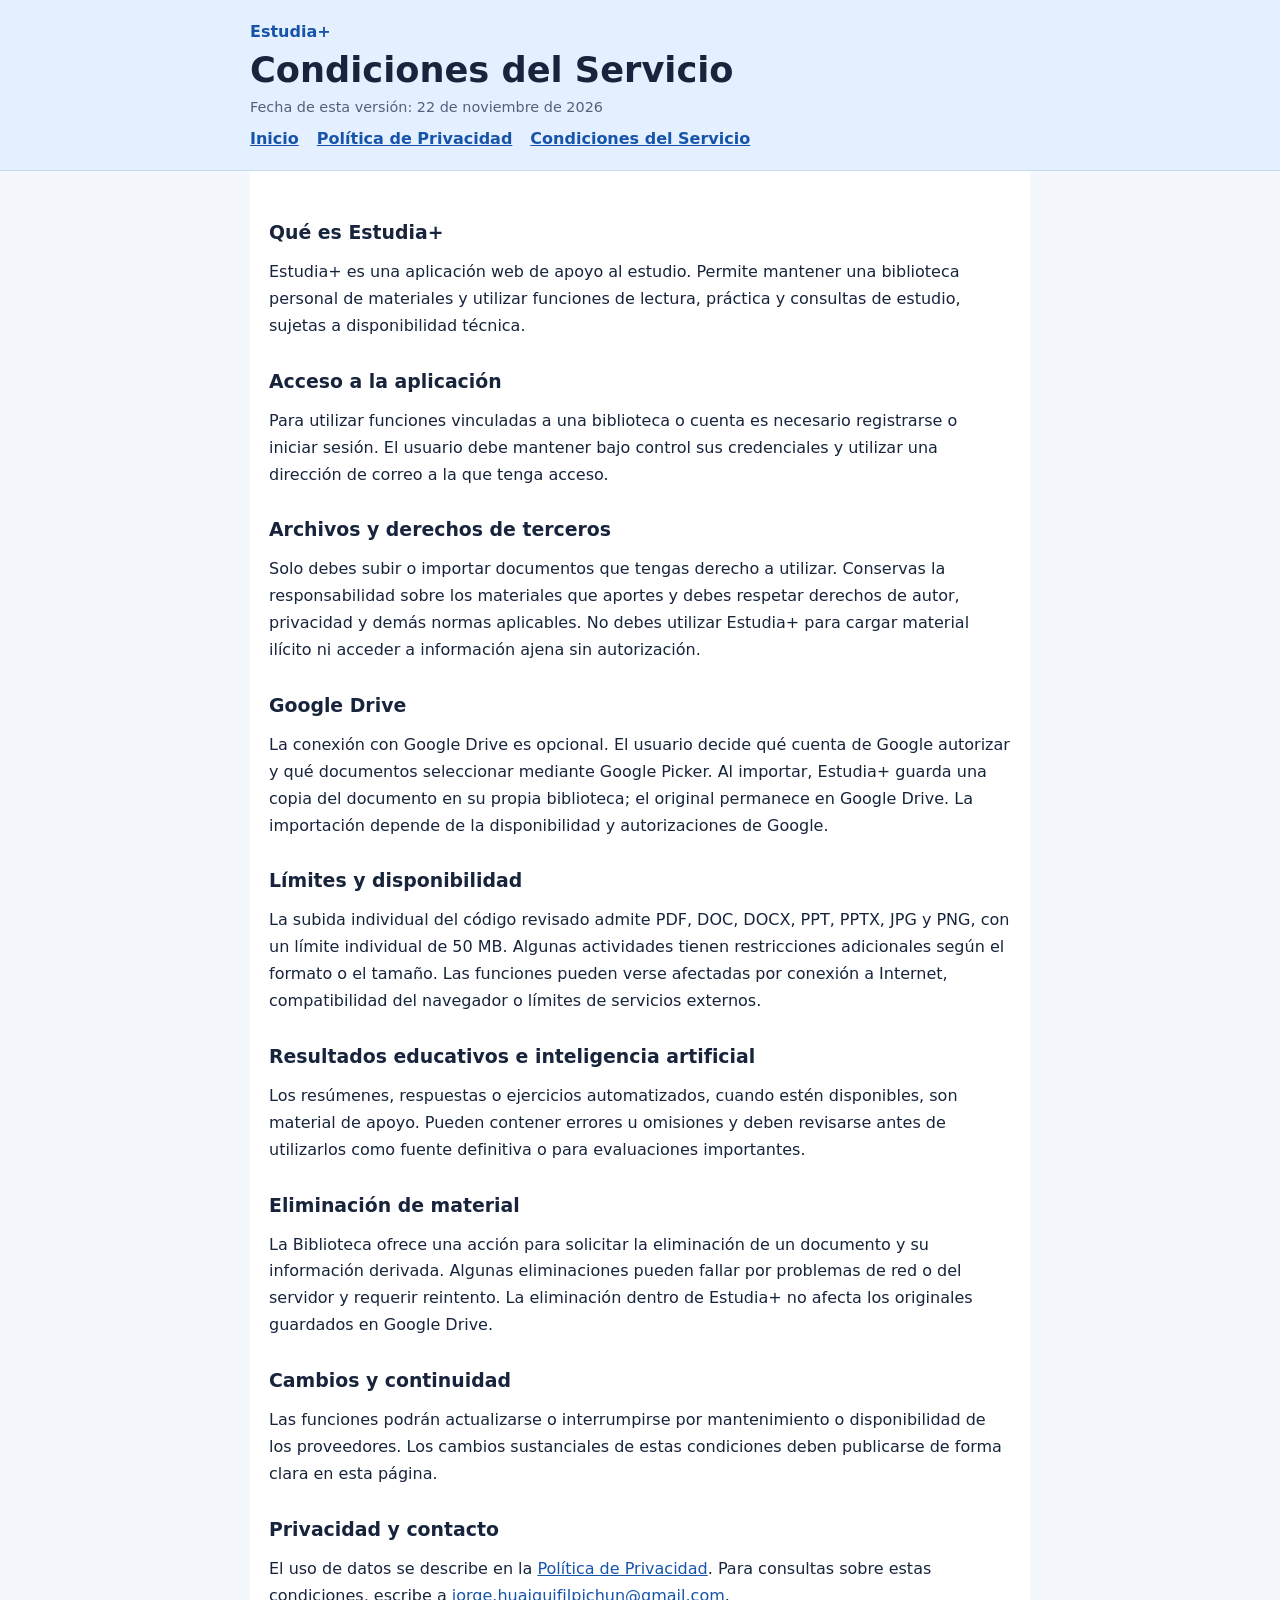
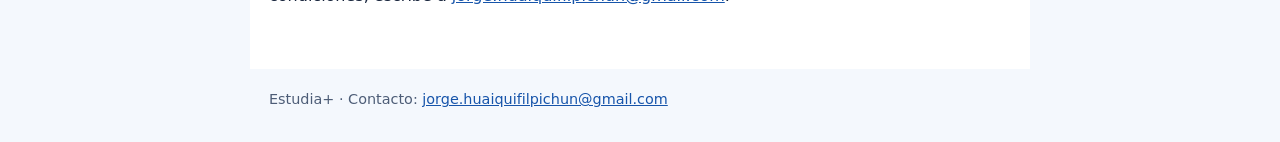
<file: condiciones.html>
<!doctype html>
<html lang="es"><head><meta charset="utf-8"><meta name="viewport" content="width=device-width,initial-scale=1"><meta name="robots" content="index,follow"><meta name="description" content="Condiciones del Servicio de Estudia+"><title>Condiciones del Servicio | Estudia+</title><style>
:root{font-family:system-ui,-apple-system,Segoe UI,Roboto,sans-serif;color:#17243c;background:#f4f8fd}*{box-sizing:border-box}body{margin:0}header{background:#e4efff;border-bottom:1px solid #c9daef;padding:22px 18px}header .wrap,main,footer{max-width:780px;margin:auto}h1{font-size:clamp(1.6rem,5vw,2.2rem);line-height:1.2;margin:8px 0}h2{font-size:1.18rem;margin:30px 0 8px}p,li{line-height:1.68}main{padding:20px 19px 44px;background:white;min-height:70vh}a{color:#1654aa}footer{padding:22px 19px 35px;color:#4d5d77;font-size:.9rem}.brand{font-weight:800;color:#1654aa;text-decoration:none}.date{color:#52627b;font-size:.9rem}nav{display:flex;gap:18px;flex-wrap:wrap;margin-top:14px}nav a{font-weight:600}ul{padding-left:23px}</style></head>
<body><header><div class="wrap"><a class="brand" href="https://jorgehuaiquifilpichun-oss.github.io/estudia-mas-pruebas/">Estudia+</a><h1>Condiciones del Servicio</h1><div class="date">Fecha de esta versión: 22 de noviembre de 2026</div><nav aria-label="Documentos"><a href="https://jorgehuaiquifilpichun-oss.github.io/estudia-mas-pruebas/">Inicio</a><a href="privacidad.html">Política de Privacidad</a><a href="condiciones.html">Condiciones del Servicio</a></nav></div></header><main><section><h2>Qué es Estudia+</h2>
<p>Estudia+ es una aplicación web de apoyo al estudio. Permite mantener una biblioteca personal de materiales y utilizar funciones de lectura, práctica y consultas de estudio, sujetas a disponibilidad técnica.</p></section>
<section><h2>Acceso a la aplicación</h2>
<p>Para utilizar funciones vinculadas a una biblioteca o cuenta es necesario registrarse o iniciar sesión. El usuario debe mantener bajo control sus credenciales y utilizar una dirección de correo a la que tenga acceso.</p></section>
<section><h2>Archivos y derechos de terceros</h2>
<p>Solo debes subir o importar documentos que tengas derecho a utilizar. Conservas la responsabilidad sobre los materiales que aportes y debes respetar derechos de autor, privacidad y demás normas aplicables. No debes utilizar Estudia+ para cargar material ilícito ni acceder a información ajena sin autorización.</p></section>
<section><h2>Google Drive</h2>
<p>La conexión con Google Drive es opcional. El usuario decide qué cuenta de Google autorizar y qué documentos seleccionar mediante Google Picker. Al importar, Estudia+ guarda una copia del documento en su propia biblioteca; el original permanece en Google Drive. La importación depende de la disponibilidad y autorizaciones de Google.</p></section>
<section><h2>Límites y disponibilidad</h2>
<p>La subida individual del código revisado admite PDF, DOC, DOCX, PPT, PPTX, JPG y PNG, con un límite individual de 50 MB. Algunas actividades tienen restricciones adicionales según el formato o el tamaño. Las funciones pueden verse afectadas por conexión a Internet, compatibilidad del navegador o límites de servicios externos.</p></section>
<section><h2>Resultados educativos e inteligencia artificial</h2>
<p>Los resúmenes, respuestas o ejercicios automatizados, cuando estén disponibles, son material de apoyo. Pueden contener errores u omisiones y deben revisarse antes de utilizarlos como fuente definitiva o para evaluaciones importantes.</p></section>
<section><h2>Eliminación de material</h2>
<p>La Biblioteca ofrece una acción para solicitar la eliminación de un documento y su información derivada. Algunas eliminaciones pueden fallar por problemas de red o del servidor y requerir reintento. La eliminación dentro de Estudia+ no afecta los originales guardados en Google Drive.</p></section>
<section><h2>Cambios y continuidad</h2>
<p>Las funciones podrán actualizarse o interrumpirse por mantenimiento o disponibilidad de los proveedores. Los cambios sustanciales de estas condiciones deben publicarse de forma clara en esta página.</p></section>
<section><h2>Privacidad y contacto</h2>
<p>El uso de datos se describe en la <a href="privacidad.html">Política de Privacidad</a>. Para consultas sobre estas condiciones, escribe a <a href="mailto:jorge.huaiquifilpichun@gmail.com">jorge.huaiquifilpichun@gmail.com</a>.</p></section></main><footer>Estudia+ · Contacto: <a href="mailto:jorge.huaiquifilpichun@gmail.com">jorge.huaiquifilpichun@gmail.com</a></footer></body></html>
</file>
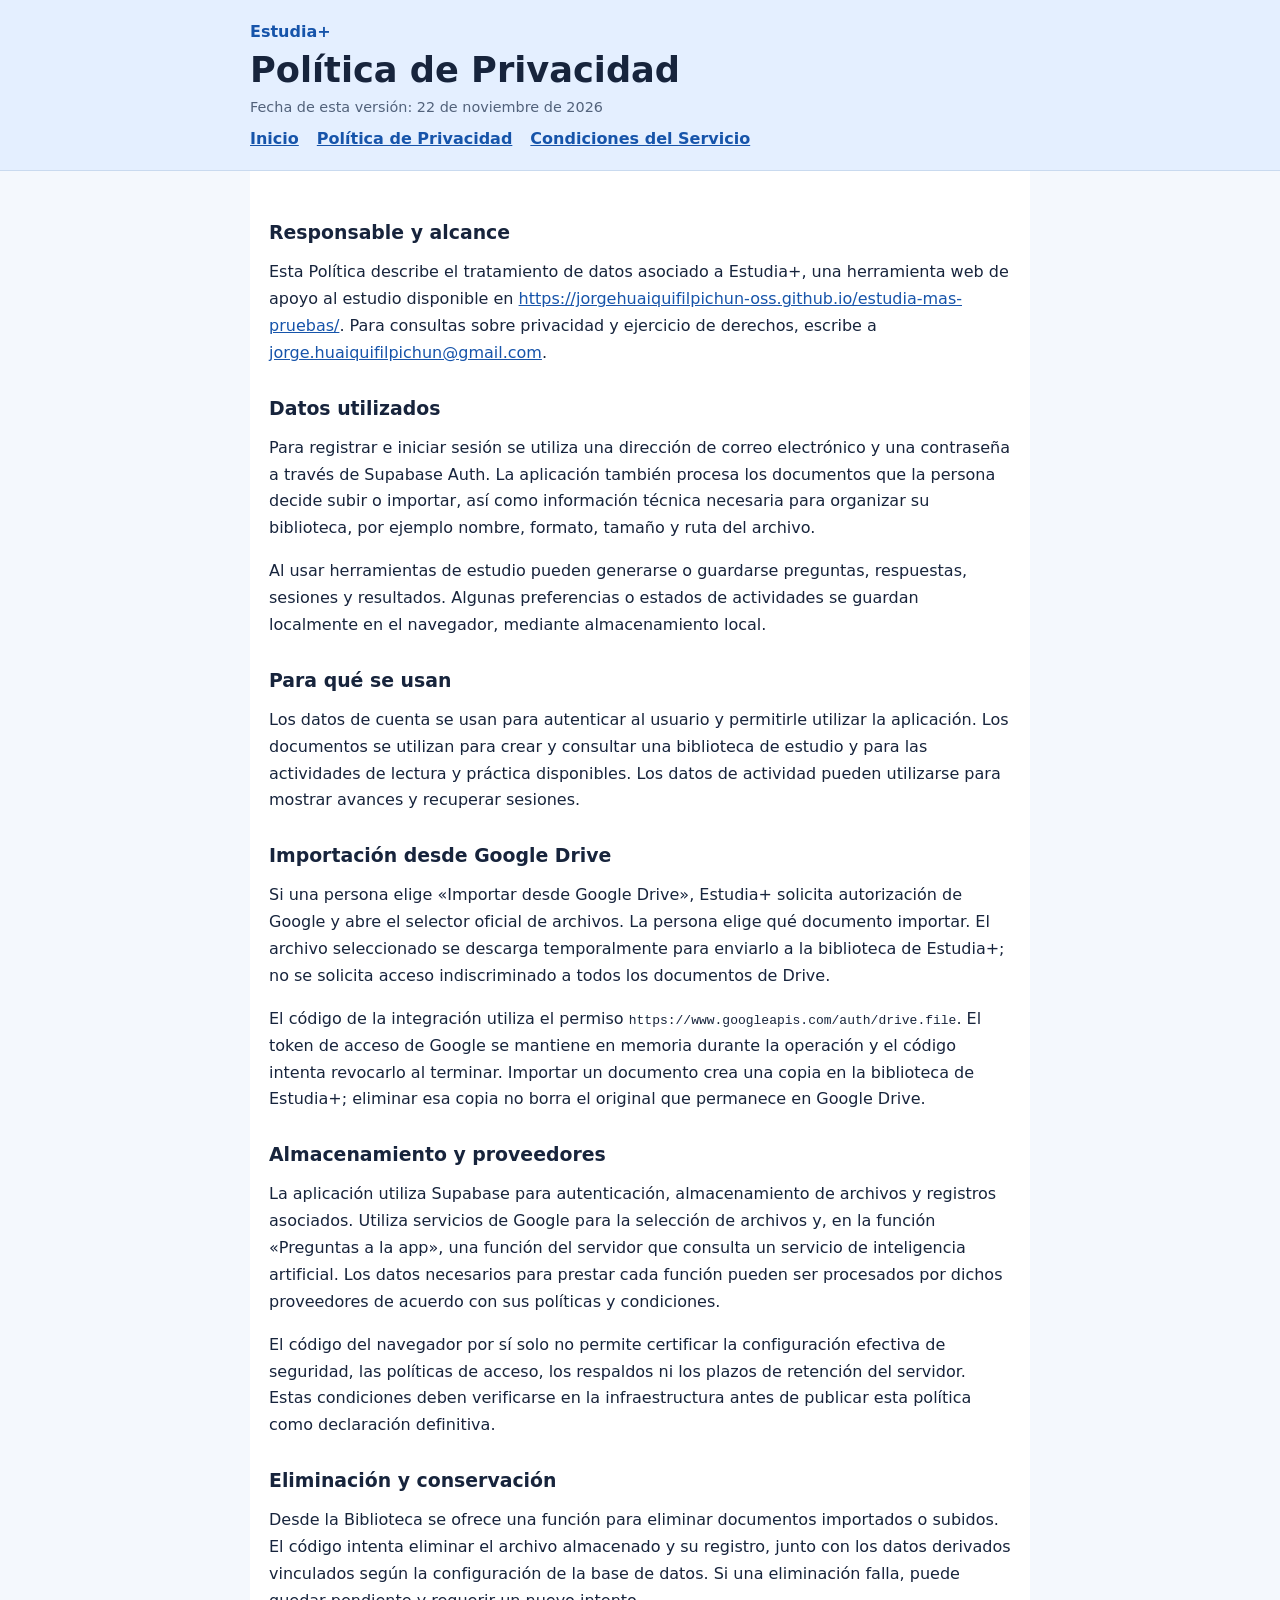
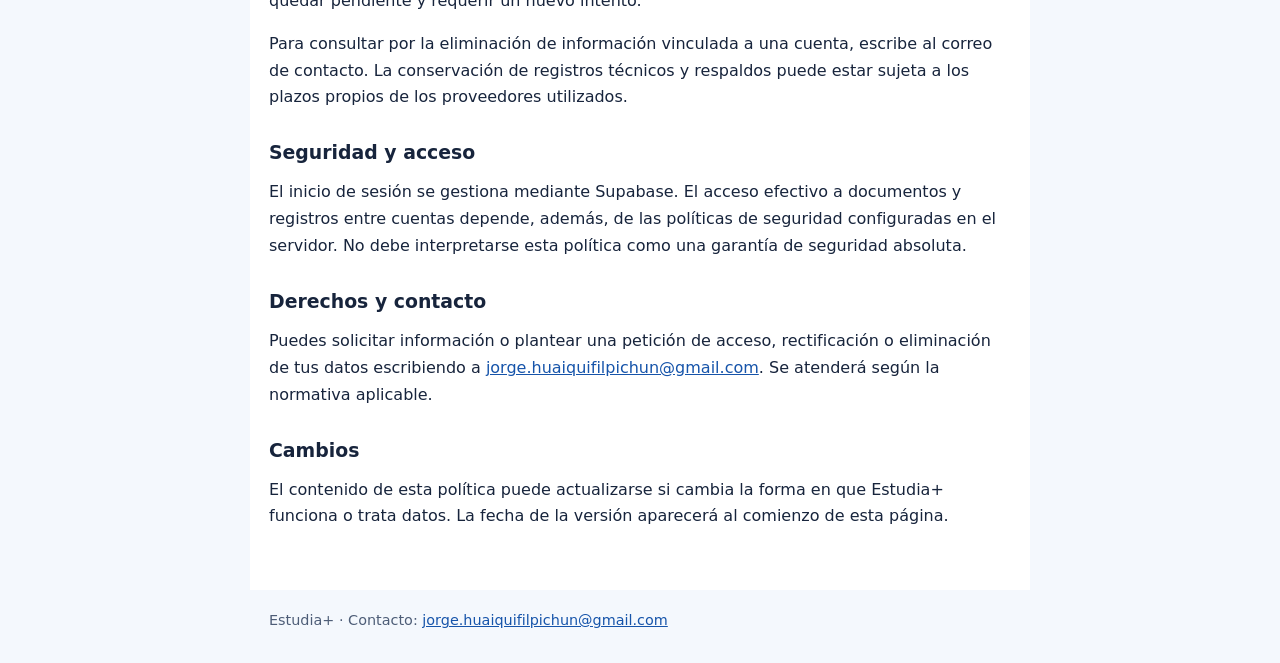
<file: privacidad.html>
<!doctype html>
<html lang="es"><head><meta charset="utf-8"><meta name="viewport" content="width=device-width,initial-scale=1"><meta name="robots" content="index,follow"><meta name="description" content="Política de Privacidad de Estudia+"><title>Política de Privacidad | Estudia+</title><style>
:root{font-family:system-ui,-apple-system,Segoe UI,Roboto,sans-serif;color:#17243c;background:#f4f8fd}*{box-sizing:border-box}body{margin:0}header{background:#e4efff;border-bottom:1px solid #c9daef;padding:22px 18px}header .wrap,main,footer{max-width:780px;margin:auto}h1{font-size:clamp(1.6rem,5vw,2.2rem);line-height:1.2;margin:8px 0}h2{font-size:1.18rem;margin:30px 0 8px}p,li{line-height:1.68}main{padding:20px 19px 44px;background:white;min-height:70vh}a{color:#1654aa}footer{padding:22px 19px 35px;color:#4d5d77;font-size:.9rem}.brand{font-weight:800;color:#1654aa;text-decoration:none}.date{color:#52627b;font-size:.9rem}nav{display:flex;gap:18px;flex-wrap:wrap;margin-top:14px}nav a{font-weight:600}ul{padding-left:23px}</style></head>
<body><header><div class="wrap"><a class="brand" href="https://jorgehuaiquifilpichun-oss.github.io/estudia-mas-pruebas/">Estudia+</a><h1>Política de Privacidad</h1><div class="date">Fecha de esta versión: 22 de noviembre de 2026</div><nav aria-label="Documentos"><a href="https://jorgehuaiquifilpichun-oss.github.io/estudia-mas-pruebas/">Inicio</a><a href="privacidad.html">Política de Privacidad</a><a href="condiciones.html">Condiciones del Servicio</a></nav></div></header><main><section><h2>Responsable y alcance</h2>
<p>Esta Política describe el tratamiento de datos asociado a Estudia+, una herramienta web de apoyo al estudio disponible en <a href="https://jorgehuaiquifilpichun-oss.github.io/estudia-mas-pruebas/">https://jorgehuaiquifilpichun-oss.github.io/estudia-mas-pruebas/</a>. Para consultas sobre privacidad y ejercicio de derechos, escribe a <a href="mailto:jorge.huaiquifilpichun@gmail.com">jorge.huaiquifilpichun@gmail.com</a>.</p></section>
<section><h2>Datos utilizados</h2>
<p>Para registrar e iniciar sesión se utiliza una dirección de correo electrónico y una contraseña a través de Supabase Auth. La aplicación también procesa los documentos que la persona decide subir o importar, así como información técnica necesaria para organizar su biblioteca, por ejemplo nombre, formato, tamaño y ruta del archivo.</p><p>Al usar herramientas de estudio pueden generarse o guardarse preguntas, respuestas, sesiones y resultados. Algunas preferencias o estados de actividades se guardan localmente en el navegador, mediante almacenamiento local.</p></section>
<section><h2>Para qué se usan</h2>
<p>Los datos de cuenta se usan para autenticar al usuario y permitirle utilizar la aplicación. Los documentos se utilizan para crear y consultar una biblioteca de estudio y para las actividades de lectura y práctica disponibles. Los datos de actividad pueden utilizarse para mostrar avances y recuperar sesiones.</p></section>
<section><h2>Importación desde Google Drive</h2>
<p>Si una persona elige «Importar desde Google Drive», Estudia+ solicita autorización de Google y abre el selector oficial de archivos. La persona elige qué documento importar. El archivo seleccionado se descarga temporalmente para enviarlo a la biblioteca de Estudia+; no se solicita acceso indiscriminado a todos los documentos de Drive.</p><p>El código de la integración utiliza el permiso <code>https://www.googleapis.com/auth/drive.file</code>. El token de acceso de Google se mantiene en memoria durante la operación y el código intenta revocarlo al terminar. Importar un documento crea una copia en la biblioteca de Estudia+; eliminar esa copia no borra el original que permanece en Google Drive.</p></section>
<section><h2>Almacenamiento y proveedores</h2>
<p>La aplicación utiliza Supabase para autenticación, almacenamiento de archivos y registros asociados. Utiliza servicios de Google para la selección de archivos y, en la función «Preguntas a la app», una función del servidor que consulta un servicio de inteligencia artificial. Los datos necesarios para prestar cada función pueden ser procesados por dichos proveedores de acuerdo con sus políticas y condiciones.</p><p>El código del navegador por sí solo no permite certificar la configuración efectiva de seguridad, las políticas de acceso, los respaldos ni los plazos de retención del servidor. Estas condiciones deben verificarse en la infraestructura antes de publicar esta política como declaración definitiva.</p></section>
<section><h2>Eliminación y conservación</h2>
<p>Desde la Biblioteca se ofrece una función para eliminar documentos importados o subidos. El código intenta eliminar el archivo almacenado y su registro, junto con los datos derivados vinculados según la configuración de la base de datos. Si una eliminación falla, puede quedar pendiente y requerir un nuevo intento.</p><p>Para consultar por la eliminación de información vinculada a una cuenta, escribe al correo de contacto. La conservación de registros técnicos y respaldos puede estar sujeta a los plazos propios de los proveedores utilizados.</p></section>
<section><h2>Seguridad y acceso</h2>
<p>El inicio de sesión se gestiona mediante Supabase. El acceso efectivo a documentos y registros entre cuentas depende, además, de las políticas de seguridad configuradas en el servidor. No debe interpretarse esta política como una garantía de seguridad absoluta.</p></section>
<section><h2>Derechos y contacto</h2>
<p>Puedes solicitar información o plantear una petición de acceso, rectificación o eliminación de tus datos escribiendo a <a href="mailto:jorge.huaiquifilpichun@gmail.com">jorge.huaiquifilpichun@gmail.com</a>. Se atenderá según la normativa aplicable.</p></section>
<section><h2>Cambios</h2>
<p>El contenido de esta política puede actualizarse si cambia la forma en que Estudia+ funciona o trata datos. La fecha de la versión aparecerá al comienzo de esta página.</p></section></main><footer>Estudia+ · Contacto: <a href="mailto:jorge.huaiquifilpichun@gmail.com">jorge.huaiquifilpichun@gmail.com</a></footer></body></html>
</file>
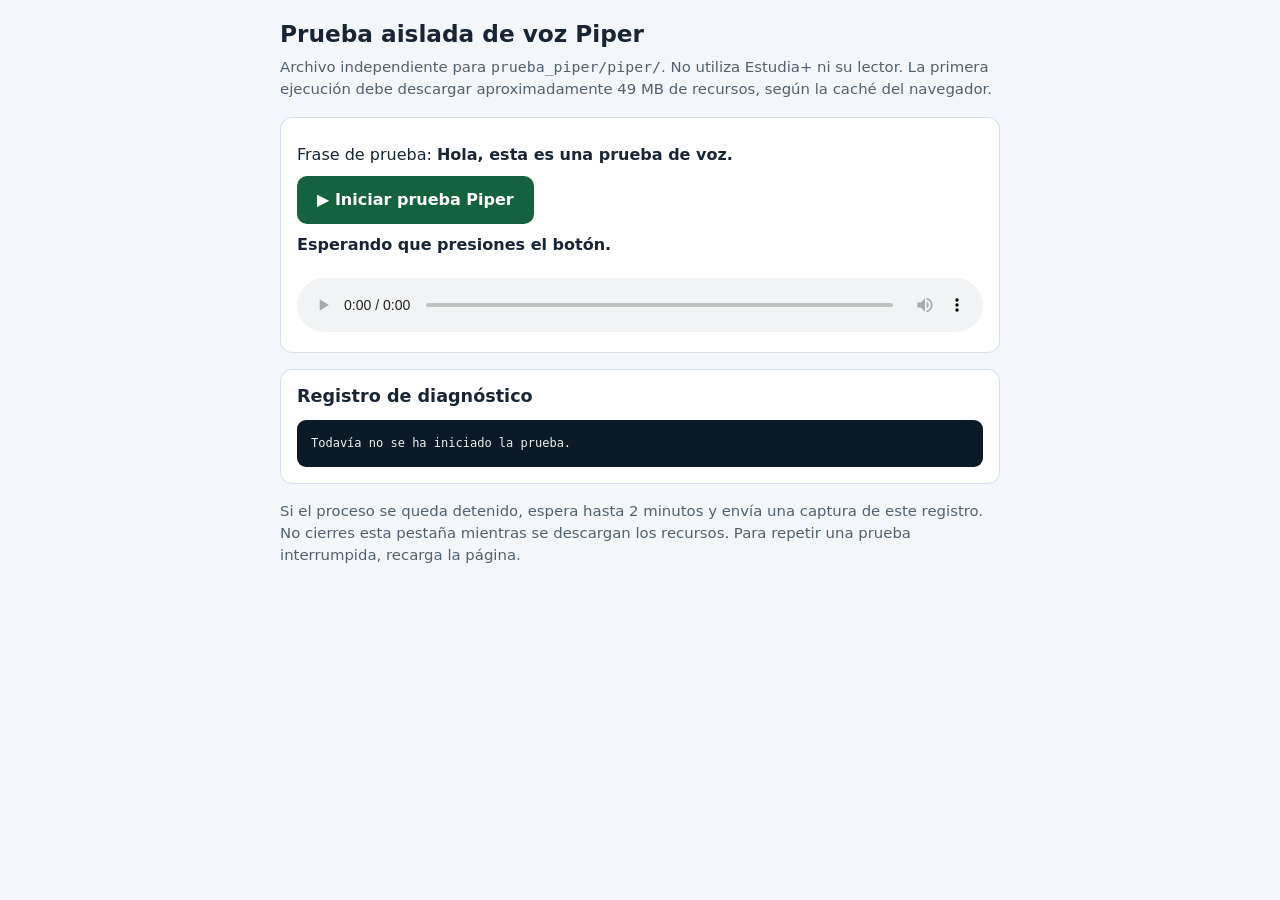
<file: prueba_piper/piper/test-aislado.html>
<!doctype html>
<html lang="es">
<head>
<meta charset="utf-8">
<meta name="viewport" content="width=device-width,initial-scale=1,viewport-fit=cover">
<title>Diagnóstico aislado de Piper</title>
<style>
:root{color-scheme:light;font-family:system-ui,-apple-system,Segoe UI,Roboto,sans-serif}
*{box-sizing:border-box}body{margin:0;background:#f3f6fa;color:#172537;padding:20px}
main{max-width:720px;margin:auto}h1{font-size:1.45rem;margin:0 0 8px}
p{line-height:1.5;margin:9px 0}.muted{color:#516070;font-size:.93rem}
.panel{background:#fff;border:1px solid #d5dfeb;border-radius:12px;padding:16px;margin:16px 0}
button{font:inherit;font-weight:650;padding:13px 20px;border:0;border-radius:10px;background:#14633c;color:#fff;cursor:pointer;min-height:48px}
button:disabled{opacity:.6;cursor:wait}#estado{font-weight:650;overflow-wrap:anywhere}#log{font:12px/1.55 ui-monospace,SFMono-Regular,Consolas,monospace;background:#0c1927;color:#e7f5ee;padding:14px;border-radius:9px;max-height:420px;overflow:auto;white-space:pre-wrap;overflow-wrap:anywhere}
.ok{color:#116943}.error{color:#b12a22}.warn{color:#9c6300}audio{width:100%;margin-top:12px}
</style>
</head>
<body>
<main>
<h1>Prueba aislada de voz Piper</h1>
<p class="muted">Archivo independiente para <code>prueba_piper/piper/</code>. No utiliza Estudia+ ni su lector. La primera ejecución debe descargar aproximadamente 49 MB de recursos, según la caché del navegador.</p>
<section class="panel">
<p>Frase de prueba: <strong>Hola, esta es una prueba de voz.</strong></p>
<button id="probar" type="button">▶ Iniciar prueba Piper</button>
<p id="estado" role="status" aria-live="polite">Esperando que presiones el botón.</p>
<audio id="reproductor" controls preload="none"></audio>
</section>
<section class="panel"><h2 style="font-size:1.1rem;margin-top:0">Registro de diagnóstico</h2><div id="log" aria-label="Mensajes de diagnóstico">Todavía no se ha iniciado la prueba.</div></section>
<p class="muted">Si el proceso se queda detenido, espera hasta 2 minutos y envía una captura de este registro. No cierres esta pestaña mientras se descargan los recursos. Para repetir una prueba interrumpida, recarga la página.</p>
</main>
<script>
(function(){
'use strict';
const boton=document.getElementById('probar');
const estado=document.getElementById('estado');
const logEl=document.getElementById('log');
const reproductor=document.getElementById('reproductor');
const inicioPagina=performance.now();
const FRASE='Hola, esta es una prueba de voz.';
const sizeEsperado=36577493;
let inicioPrueba=0, iniciado=false, wasmListo=false, apiLista=false, creando=false, completado=false;
let ultimoLog='';
function log(msg,tipo){
  const seg=((performance.now()-(inicioPrueba||inicioPagina))/1000).toFixed(1);
  const linea='['+seg+' s] '+String(msg);
  if(!iniciado){logEl.textContent='';}
  logEl.textContent+=linea+'\n';
  logEl.scrollTop=logEl.scrollHeight;
  ultimoLog=linea;
  if(tipo==='error')console.error('[Piper aislado]',msg);else console.info('[Piper aislado]',msg);
}
function estadoActual(msg,tipo){estado.textContent=msg;estado.className=tipo||'';log(msg,tipo);}
function error(e,etapa){
  if(completado)return;
  completado=true;
  estadoActual('ERROR en '+etapa+': '+(e&&e.message?e.message:String(e)),'error');
  boton.disabled=false;boton.textContent='Recargar para volver a intentar';
  boton.onclick=function(){location.reload();};
}
window.addEventListener('error',function(e){
  log('Error global: '+(e.message||'sin descripción'),'error');
});
window.addEventListener('unhandledrejection',function(e){
  log('Promesa rechazada: '+(e.reason&&e.reason.message?e.reason.message:String(e.reason)),'error');
});
function cargar(src){
  return new Promise(function(resolve,reject){
    const el=document.createElement('script');el.src=src;el.async=false;
    el.onload=function(){log('JavaScript descargado y ejecutado: '+src);resolve();};
    el.onerror=function(){reject(new Error('No se pudo cargar '+src));};
    document.head.appendChild(el);
  });
}
function verificarFS(){
  const fs=(window.Module&&window.Module.FS)||window.FS;
  if(!fs||typeof fs.stat!=='function'){log('Aviso: FS.stat no está expuesto en JavaScript; se continuará con createOfflineTts.','warn');return;}
  for(const ruta of ['/es_MX-ald-medium.onnx','/tokens.txt','/espeak-ng-data']){
    const info=fs.stat(ruta);
    log('FS.stat '+ruta+' → OK'+(typeof info.size==='number'?' ('+info.size+' bytes)':''));
  }
}
function wav(samples,hz){
  if(!samples||!samples.length||!Number.isFinite(hz)||hz<=0)throw new Error('Muestras o sampleRate inválidos');
  const len=samples.length;
  const buffer=new ArrayBuffer(44+2*len),view=new DataView(buffer);
  function texto(offset,str){for(let i=0;i<str.length;i++)view.setUint8(offset+i,str.charCodeAt(i));}
  texto(0,'RIFF');view.setUint32(4,36+len*2,true);texto(8,'WAVE');texto(12,'fmt ');
  view.setUint32(16,16,true);view.setUint16(20,1,true);view.setUint16(22,1,true);
  view.setUint32(24,hz,true);view.setUint32(28,hz*2,true);
  view.setUint16(32,2,true);view.setUint16(34,16,true);texto(36,'data');view.setUint32(40,len*2,true);
  for(let i=0;i<len;i++){
    let x=Math.max(-1,Math.min(1,Number(samples[i])||0));
    view.setInt16(44+i*2,x<0?Math.round(x*32768):Math.round(x*32767),true);
  }
  return new Blob([buffer],{type:'audio/wav'});
}
async function crearYProbar(){
  if(creando||completado||!wasmListo||!apiLista)return;
  creando=true;
  try{
    verificarFS();
    if(typeof window.createOfflineTts!=='function')throw new Error('createOfflineTts no está disponible');
    estadoActual('Creando motor con createOfflineTts…');
    // Permitir que el registro se pinte antes de la operación síncrona.
    await new Promise(function(resolve){setTimeout(resolve,30);});
    const t0=performance.now();
    const motor=window.createOfflineTts(window.Module,{
      offlineTtsModelConfig:{
        offlineTtsVitsModelConfig:{model:'./es_MX-ald-medium.onnx',lexicon:'',tokens:'./tokens.txt',dataDir:'./espeak-ng-data',noiseScale:0.667,noiseScaleW:0.8,lengthScale:1.0},
        numThreads:1,debug:0,provider:'cpu'
      },ruleFsts:'',ruleFars:'',maxNumSentences:1
    });
    log('createOfflineTts finalizó en '+Math.round(performance.now()-t0)+' ms');
    if(!motor||!motor.handle)throw new Error('El motor no devolvió un identificador válido (handle)');
    log('Motor: sampleRate='+motor.sampleRate+', numSpeakers='+motor.numSpeakers);
    estadoActual('Generando audio con motor.generate(…)…');
    await new Promise(function(resolve){setTimeout(resolve,30);});
    const t1=performance.now();
    const resultado=motor.generate({text:FRASE,sid:0,speed:1.0});
    log('generate finalizó en '+Math.round(performance.now()-t1)+' ms');
    if(!resultado||!resultado.samples)throw new Error('generate no devolvió samples');
    let max=0;
    for(let i=0;i<resultado.samples.length;i++){const x=Math.abs(resultado.samples[i]);if(x>max)max=x;}
    log('Muestras: '+resultado.samples.length+' | Frecuencia: '+resultado.sampleRate+' Hz | Amplitud máxima: '+max.toFixed(6));
    if(!resultado.samples.length)throw new Error('La síntesis devolvió cero muestras');
    const blob=wav(resultado.samples,resultado.sampleRate);
    const url=URL.createObjectURL(blob);
    reproductor.src=url;reproductor.loop=false;
    estadoActual('Audio generado. Intentando reproducir…');
    try{
      await reproductor.play();
      completado=true;
      estadoActual('La reproducción comenzó. Confirma si escuchas la frase.','ok');
    }catch(e){
      completado=true;
      estadoActual('El motor generó audio, pero el navegador no inició la reproducción: '+(e&&e.name?e.name+': ':'')+(e&&e.message?e.message:String(e)),'warn');
      log('Prueba el botón ▶ del reproductor visible para oír el archivo generado.');
    }
    boton.disabled=true;boton.textContent='Prueba terminada';
  }catch(e){error(e,creando?'creación o generación':'inicialización');}
}
function comenzar(){
  if(iniciado)return;
  iniciado=true;inicioPrueba=performance.now();logEl.textContent='';
  boton.disabled=true;
  estadoActual('Iniciando descarga y carga de Piper…');
  // La generación aislada usa el audio HTML5 del lector real.
  // Registrar el gesto del usuario sin crear audio sintético externo.
  let recordatorios=[45000,120000];
  recordatorios.forEach(ms=>setTimeout(function(){if(!completado)log('Transcurrieron '+(ms/1000)+' s. Último evento: '+ultimoLog);},ms));
  // El empaquetador Emscripten puede cargar el .data antes de iniciar WebAssembly.
  window.Module={
    locateFile:function(nombre){log('locateFile: '+nombre);return nombre;},
    setStatus:function(msg){if(msg&&(/Download|Prepar|Running|Initializing|dependenc|unpack/i).test(msg))log('Estado Emscripten: '+msg);},
    print:function(msg){log('WASM stdout: '+msg);},
    printErr:function(msg){log('WASM stderr: '+msg,'error');},
    onRuntimeInitialized:function(){wasmListo=true;estadoActual('WebAssembly inicializado; esperando API JavaScript…');crearYProbar();},
    onAbort:function(msg){error(new Error('WebAssembly abortó: '+msg),'WebAssembly');}
  };
  cargar('sherpa-onnx-wasm-main-tts.js')
    .then(()=>cargar('sherpa-onnx-tts.js'))
    .then(function(){apiLista=true;log('API de sherpa-onnx cargada');crearYProbar();})
    .catch(function(e){error(e,'carga de JavaScript');});
}
boton.addEventListener('click',comenzar);
})();
</script>
</body>
</html>
</file>
